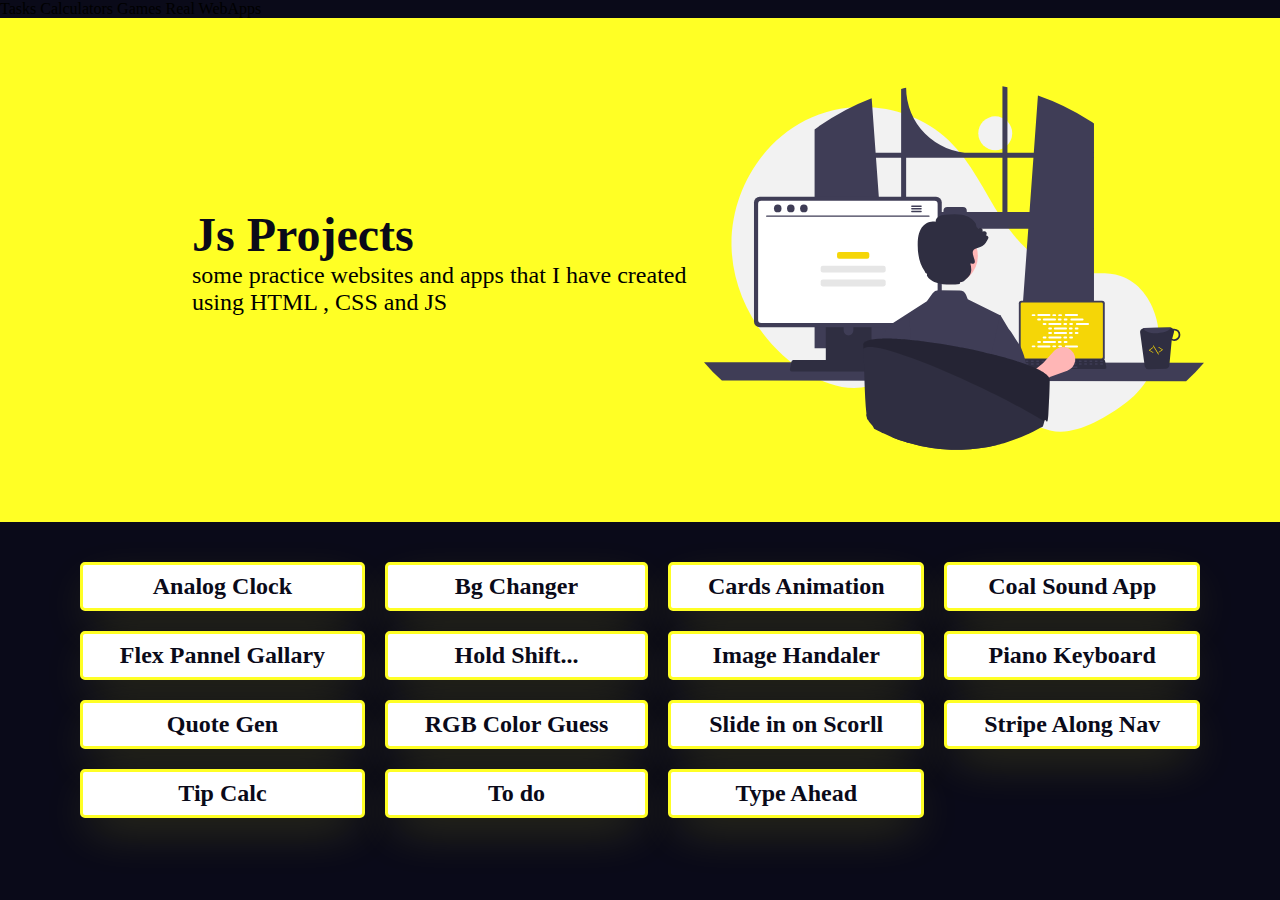
<file: index.html>
<!DOCTYPE html>
<html lang="en">
  <head>
    <meta charset="UTF-8" />
    <meta name="viewport" content="width=device-width, initial-scale=1.0" />
    <link rel="stylesheet" href="./index.css" />
    <title>Document</title>
  </head>
  <body>
    <div class="nav-bar">
      <div class="nav-items">
        <a class="nav-item">Tasks</a>
        <a class="nav-item">Calculators</a>
        <a class="nav-item">Games</a>
        <a class="nav-item">Real WebApps</a>
      </div>
    </div>
    <header>
      <div class="fristCont">
        <img src="./svgImages/headerBg.svg.svg" alt="" />
        <div class="headingCont">
          <h1>Js Projects</h1>
          <p>
            some practice websites and apps that I have created <br />
            using HTML , CSS and JS
          </p>
        </div>
      </div>
    </header>
    <main>
      <ul>
        <a href="./AnalogClock/index.html"><li class="li">Analog Clock</li></a>
        <a href="./bgChanger/index.html"><li class="li">Bg Changer</li></a>
        <a href="./cardsAnimation/index.html"
          ><li class="li">Cards Animation</li></a
        >
        <a href="./coalSoundApp/circles.html"
          ><li class="li">Coal Sound App</li></a
        >
        <a href="./flexPannelGallery/index-FINISHED.html"
          ><li class="li">Flex Pannel Gallary</li></a
        >
        <a href="./Hold Shift and Check Checkboxes/index-START.html"
          ><li class="li">Hold Shift...</li></a
        >
        <a href="./ImageHandaler/index.html"
          ><li class="li">Image Handaler</li></a
        >
        <a href="./pianoKeyboard/index.html"
          ><li class="li">Piano Keyboard</li></a
        >
        <a href="./QuoteGen/index.html"><li class="li">Quote Gen</li></a>
        <a href="./RGBcolorGuess/index.html"
          ><li class="li">RGB Color Guess</li></a
        >
        <a href="./Slide in on Scroll/index-START.html"
          ><li class="li">Slide in on Scorll</li></a
        >
        <a href="./AnalogClock/index.html"
          ><li class="li">Stripe Along Nav</li></a
        >
        <a href="./TipCalc/index.html"><li class="li">Tip Calc</li></a>
        <a href="./To-do/index.html"><li class="li">To do</li></a>
        <a href="./Type Ahead/index-START.html"
          ><li class="li">Type Ahead</li></a
        >
      </ul>
    </main>
  </body>
</html>
</file>
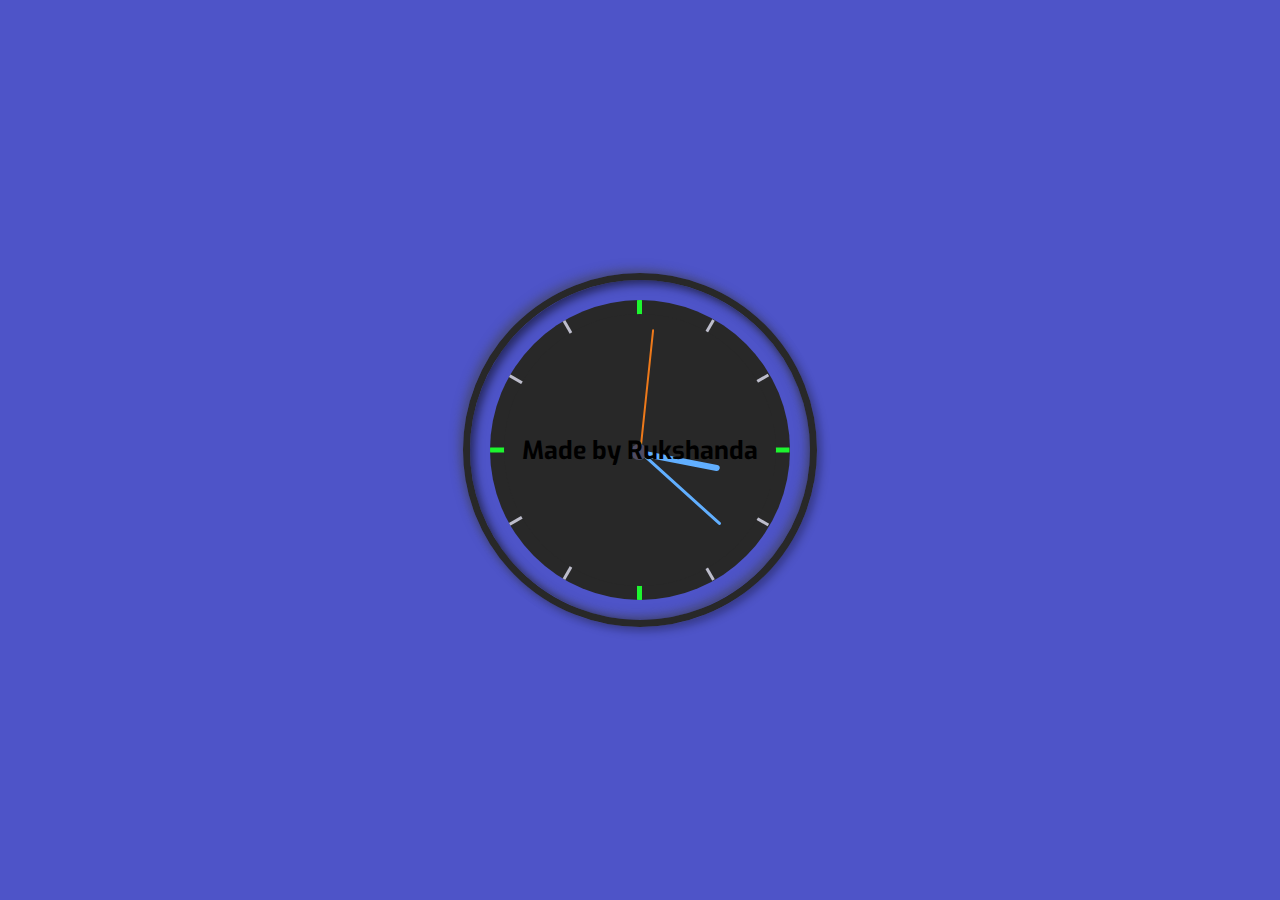
<file: AnalogClock/index.html>
<!DOCTYPE html>
<html lang="en">
<head>
    <meta charset="UTF-8">
    <meta name="viewport" content="width=device-width, initial-scale=1.0">
     <link rel="stylesheet" href="./index.css">
      <link rel="stylesheet" href="./bg.css">

    <title>Document</title>
</head>
<body>

        <div class="context">
            <div class="clock">
                <div class="outer-clock-face">
                    <div class="marking marking-one"></div>
                    <div class="marking marking-two"></div>
                    <div class="marking marking-three"></div>
                    <div class="marking marking-four"></div>
                </div>
                <div class="inner-clock-face">
                    <div class="hand hour-hand"></div>
                    <div class="hand min-hand"></div>
                    <div class="hand second-hand"></div>
                </div>
            </div>
            <h5>Made by Rukshanda </h5>
        </div>
    
    
    <div class="area" >
                <ul class="circles">
                        <li></li>
                        <li></li>
                        <li></li>
                        <li></li>
                        <li></li>
                        <li></li>
                        <li></li>
                        <li></li>
                        <li></li>
                        <li></li>
                </ul>

               
        </div >


       
            <script src="./index.js"></script>

</body>
</html>
</file>
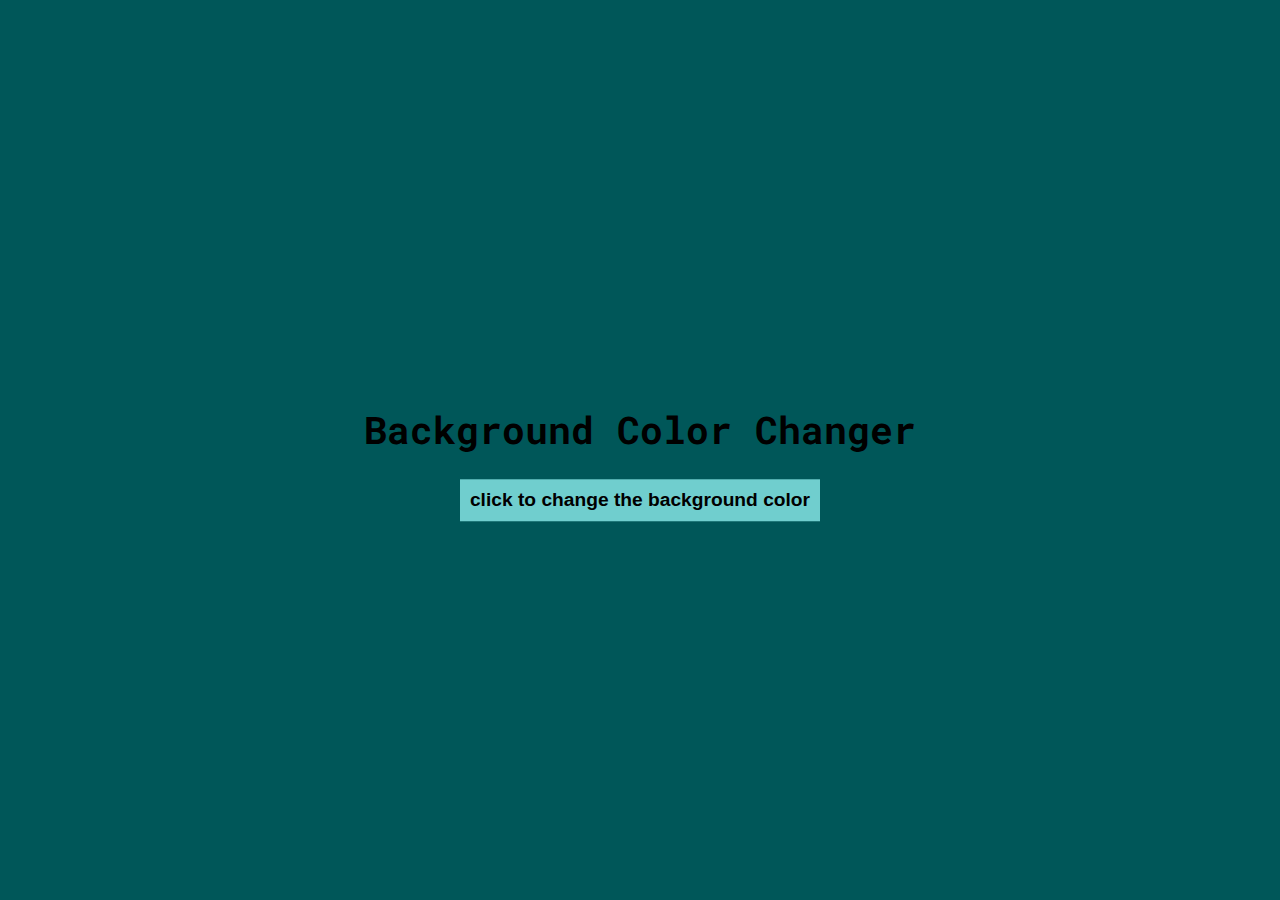
<file: bgChanger/index.html>
<!DOCTYPE html>
<html lang="en">
<head>
    <meta charset="UTF-8">
    <meta name="viewport" content="width=device-width, initial-scale=1.0">
    <link rel="stylesheet" href="./index.css">
    <title>Document</title>
</head>
<body>

    <div class="container">
        <h1>Background Color Changer</h1>
        <button id="colorChange">click to change the background color</button>
    </div>
 
    <script src="./index.js"></script>
</body>
</html>
</file>
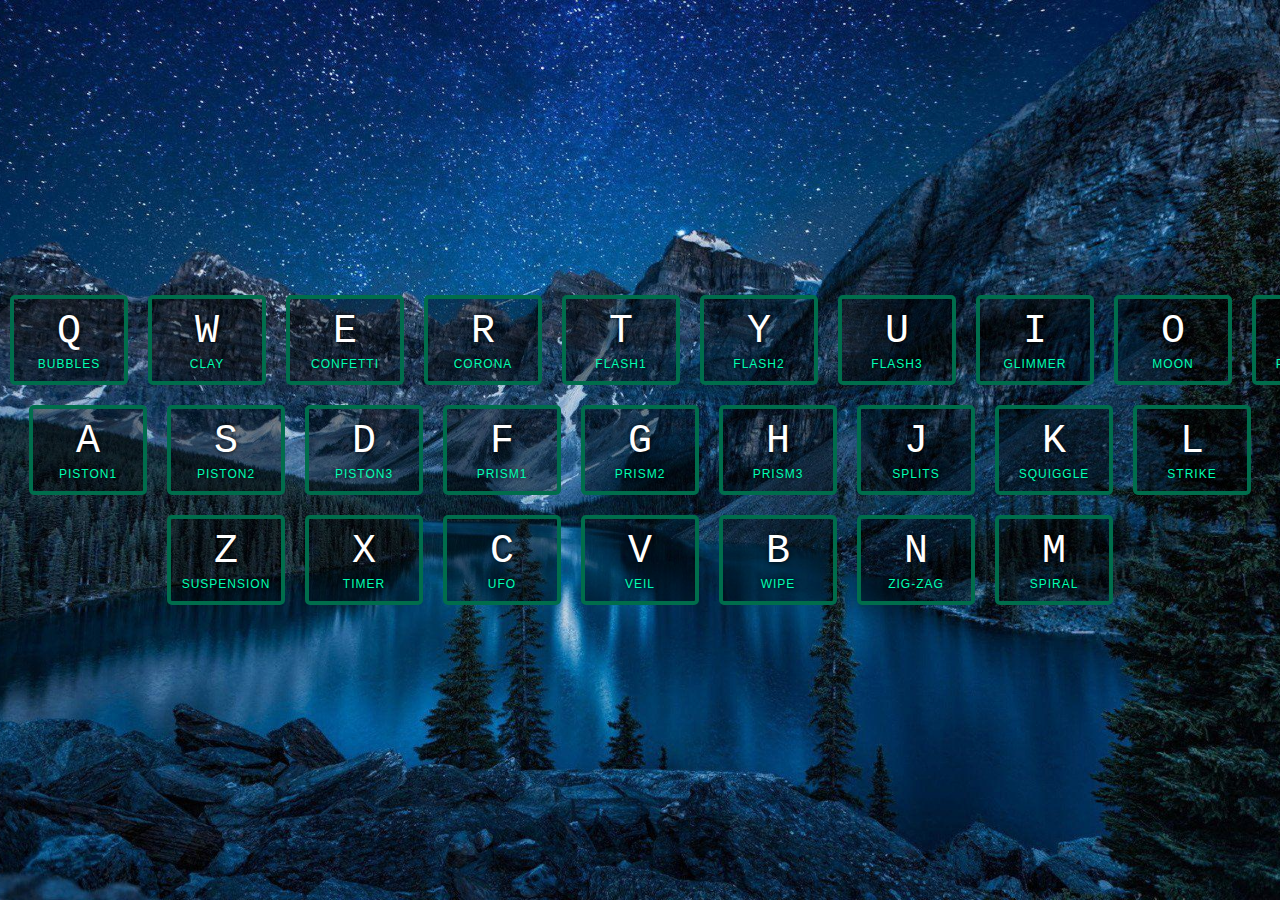
<file: pianoKeyboard/index.html>
<!DOCTYPE html>
<html lang="en">
<head>
  <meta charset="UTF-8">
  <title>JS Music Kit</title>
  <link rel="stylesheet" href="index.css">
</head>
<body>


  <div class="keys" style="display: flex; align-content: center; flex-wrap: wrap; justify-content: space-around;">
 
     <div class="key-1" style="display: flex;">
      <div class="key q">
        <kbd>Q</kbd>
        <span class="sound">bubbles</span>
      </div>
      <div class="key w">
        <kbd>W</kbd>
        <span class="sound">clay</span>
      </div>
      <div class="key e">
        <kbd>E</kbd>
        <span class="sound">confetti</span>
      </div>
      <div class="key r">
        <kbd>R</kbd>
        <span class="sound">corona</span>
      </div>
      <div class="key t">
        <kbd>T</kbd>
        <span class="sound">flash1</span>
      </div>
      <div class="key y">
        <kbd>Y</kbd>
        <span class="sound">flash2</span>
      </div>
      <div class="key u">
        <kbd>U</kbd>
        <span class="sound">flash3</span>
      </div>
      <div class="key i">
        <kbd>I</kbd>
        <span class="sound">glimmer</span>
      </div>
      <div class="key o">
        <kbd>O</kbd>
        <span class="sound">moon</span>
      </div>
        <div class="key p">
          <kbd>P</kbd>
          <span class="sound">pinwheel</span>
        </div>
     </div>
   
    
      
    <div class="key-2" style="display: flex;">
      <div class="key a">
        <kbd>A</kbd>
        <span class="sound">piston1</span>
      </div>
      <div  class="key s">
        <kbd>S</kbd>
        <span class="sound">piston2</span>
      </div>
      <div  class="key d">
        <kbd>D</kbd>
        <span class="sound">piston3</span>
      </div>
      <div   class="key f">
        <kbd>F</kbd>
        <span class="sound">prism1</span>
      </div>
      <div   class="key g">
        <kbd>G</kbd>
        <span class="sound">prism2</span>
      </div>
      <div   class="key h">
        <kbd>H</kbd>
        <span class="sound">prism3</span>
      </div>
      <div   class="key j">
        <kbd>J</kbd>
        <span class="sound">splits</span>
      </div>
      <div  class="key k">
        <kbd>K</kbd>
        <span class="sound">squiggle</span>
      </div>
      <div   class="key l">
        <kbd>L</kbd>
        <span class="sound">strike</span>
      </div>
    </div>

    <!--  -->
    <div class="key-2" style="display: flex;">
      <div class="key z">
        <kbd>Z</kbd>
        <span class="sound">suspension</span>
      </div>
      <div  class="key x">
        <kbd>X</kbd>
        <span class="sound">timer</span>
      </div>
      <div  class="key c">
        <kbd>C</kbd>
        <span class="sound">ufo</span>
      </div>
      <div   class="key v">
        <kbd>V</kbd>
        <span class="sound">veil</span>
      </div>
      <div   class="key b">
        <kbd>B</kbd>
        <span class="sound">wipe</span>
      </div>
      <div   class="key n">
        <kbd>N</kbd>
        <span class="sound">zig-zag</span>
      </div>
      <div   class="key m">
        <kbd>M</kbd>
        <span class="sound">spiral</span>
      </div>

    </div>
    </div>
    <!--  -->
    

 

 <script src="index.js"></script>


</body>
</html>
</file>
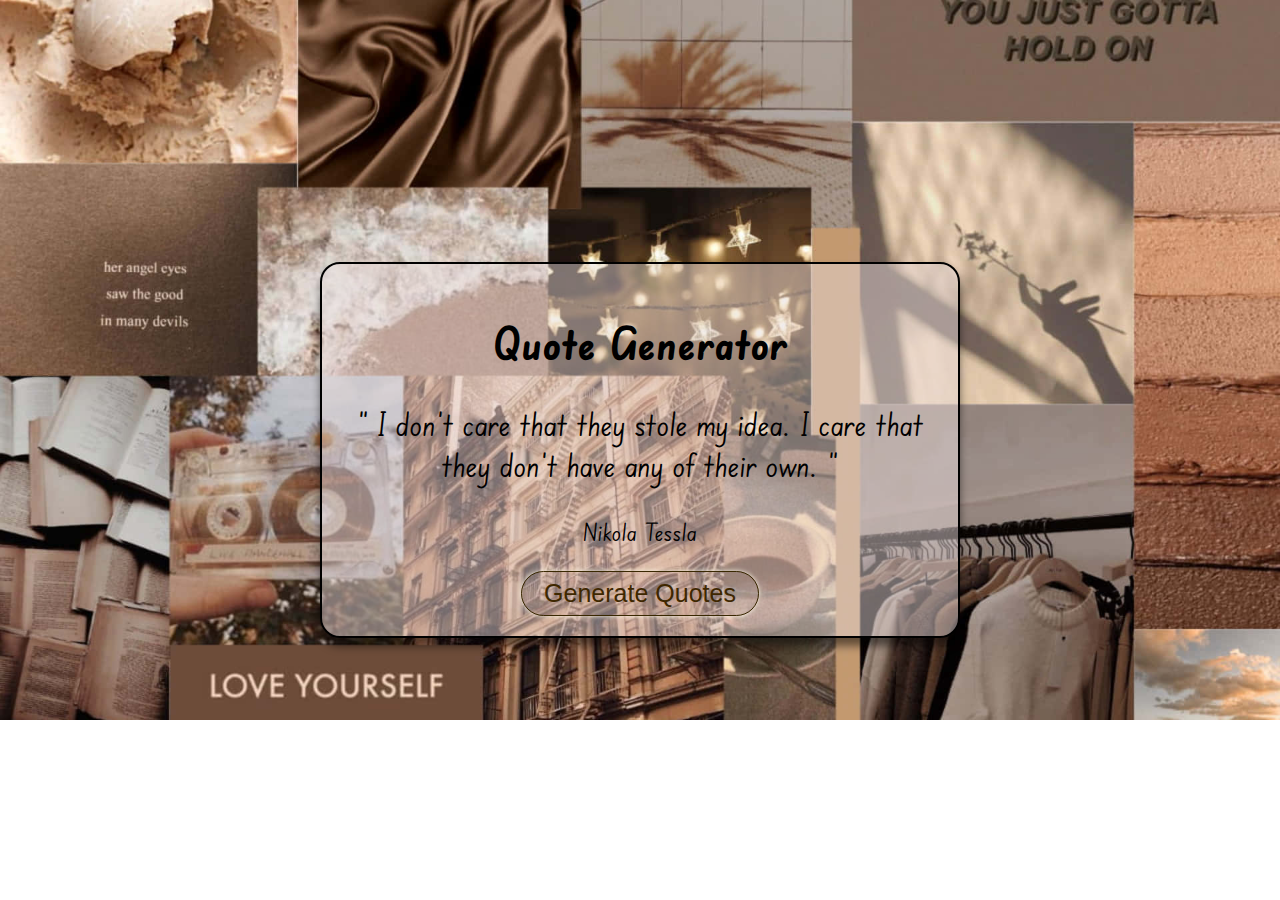
<file: QuoteGen/index.html>
<!DOCTYPE html>
<html lang="en">
<head>
    <meta charset="UTF-8">
    <meta name="viewport" content="width=device-width, initial-scale=1.0">
    <link rel="stylesheet" href="./index.css">
    <title>Document</title>
</head>
<body>
    
     
    <div class="container">
            <h1 class="firstHeading">Quote Generator</h1>
            <h3 class="quote"> " I don't care that they stole my idea. I care that they don't have any of their own. "</h3>
            <p class="author">Nikola Tessla</p>
            <button id="quoteGen">Generate Quotes</button>
        </div>
       
    

    <script src="./index.js"></script>
     
</body>
</html>
</file>
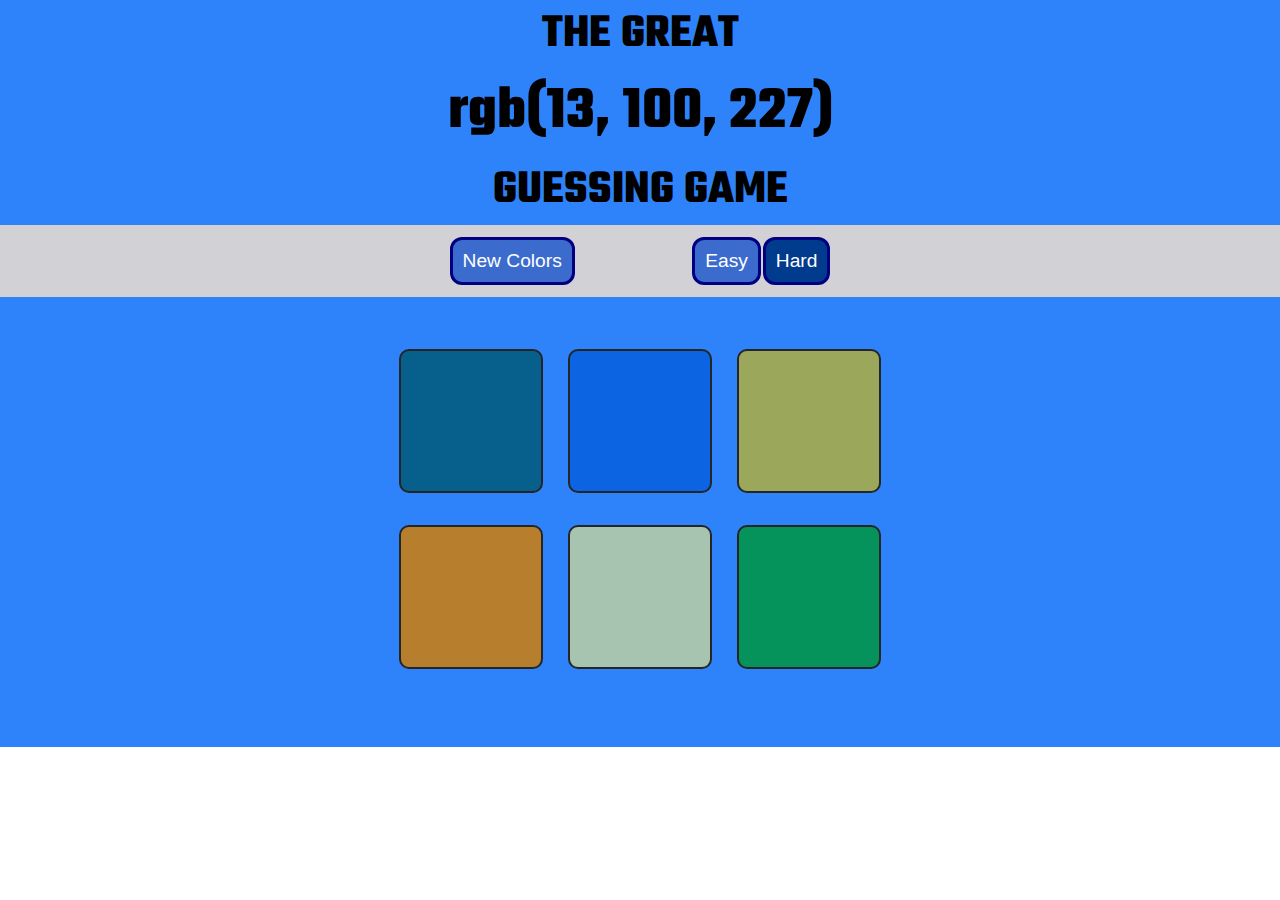
<file: RGBcolorGuess/index.html>
<!DOCTYPE html>
<html lang="en">
<head>
    <meta charset="UTF-8">
    <meta name="viewport" content="width=device-width, initial-scale=1.0">
    <link rel="stylesheet" href="./index.css">
    <title>Document</title>
</head>
<body>
    <header class="header">
        <h3 class="heading-1">
            THE GREAT
        </h3>
        <h1 class="rgb-code">
            RGB(46 , 131 , 250)
        </h1>
        <h3 class="heading-2">
            GUESSING GAME
        </h3>
    </header>
     <div class="center">
        <div class="sub-center">
        <div class="new-color-btn">
           <button class="new-Btn">New Colors</button>
        </div>
        <div class="displayRes">
            
        </div> 
        <div class="buttons-handal">
           <button class="btn">
            <span>Easy</span>
           </button>
           <button class="btn active">
            <span>Hard</span>
           </button>
        </div>
     </div>
    </div>
    <main class="main">
        <div class="color-container">
            <div class="square">
              
            </div>
            <div class="square">
              
            </div>
            <div class="square">
        
            </div>
              
            <div class="square">
        
            </div>
            <div class="square">
            
            </div>
            <div class="square">
               
            </div>
        </div>
    </main>



    <script src="./index.js"></script>
</body>
</html>
</file>
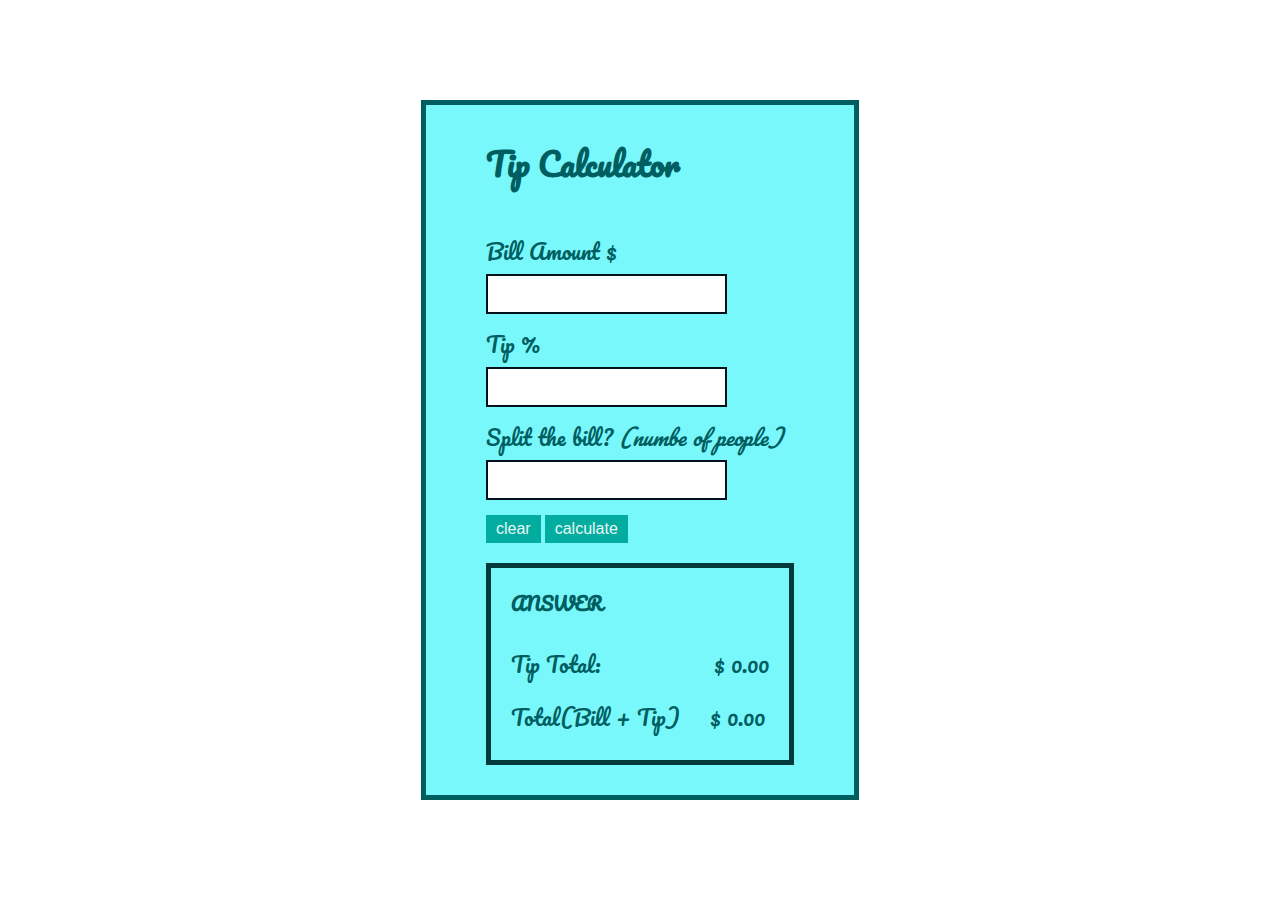
<file: TipCalc/index.html>
<!DOCTYPE html>
<html lang="en">
<head>
  <meta charset="UTF-8">
  <meta http-equiv="X-UA-Compatible" content="IE=edge">
  <meta name="viewport" content="width=device-width, initial-scale=1.0">
  <link rel="stylesheet" href="./index.css">
  <title>Document</title>
</head>
<body>
  
  <div> 
   
    <div class="container">
      <h4> Tip Calculator </h4>
       <div class="top">
      <div class="bill-amount"> 
      <p class="bill-amount--text">
        Bill Amount $
      </p>
       <input type="text" id = "billAmount">
     </div>
    <div class="tip-amount"> 
      <p class="tip-amount--text">
        Tip %
      </p>
       <input type="number" id = "tipAmount">
     </div>
    <div class="people"> 
      <p class="people-text">
        Split the bill?  
        <span><i>(numbe of people)</i></span>
      </p>
       <input type="text" id = "people">
     </div>
  </div>
    
    
    <div class="middel">
      <button onclick= "clearInput()">
        clear
      </button>
      <button id="calculate">
        calculate
      </button>
  </div>
     
    <div class="answer">
       <h5>ANSWER</h5>
        <p>Tip Total:   &nbsp;  &nbsp;  &nbsp;  &nbsp;  &nbsp;  &nbsp;  &nbsp;  &nbsp;  &nbsp; <span id="tipMoney"> $ 0.00 </span> </p> 
         <p>Total(Bill + Tip) &nbsp;  &nbsp; <span id="totalMoney"> $ 0.00 </span> </p>
   </div>
   
    </div>
    
    
    </div>
   
   
    <script src="./index.js"></script> 

</body>
</html>
</file>
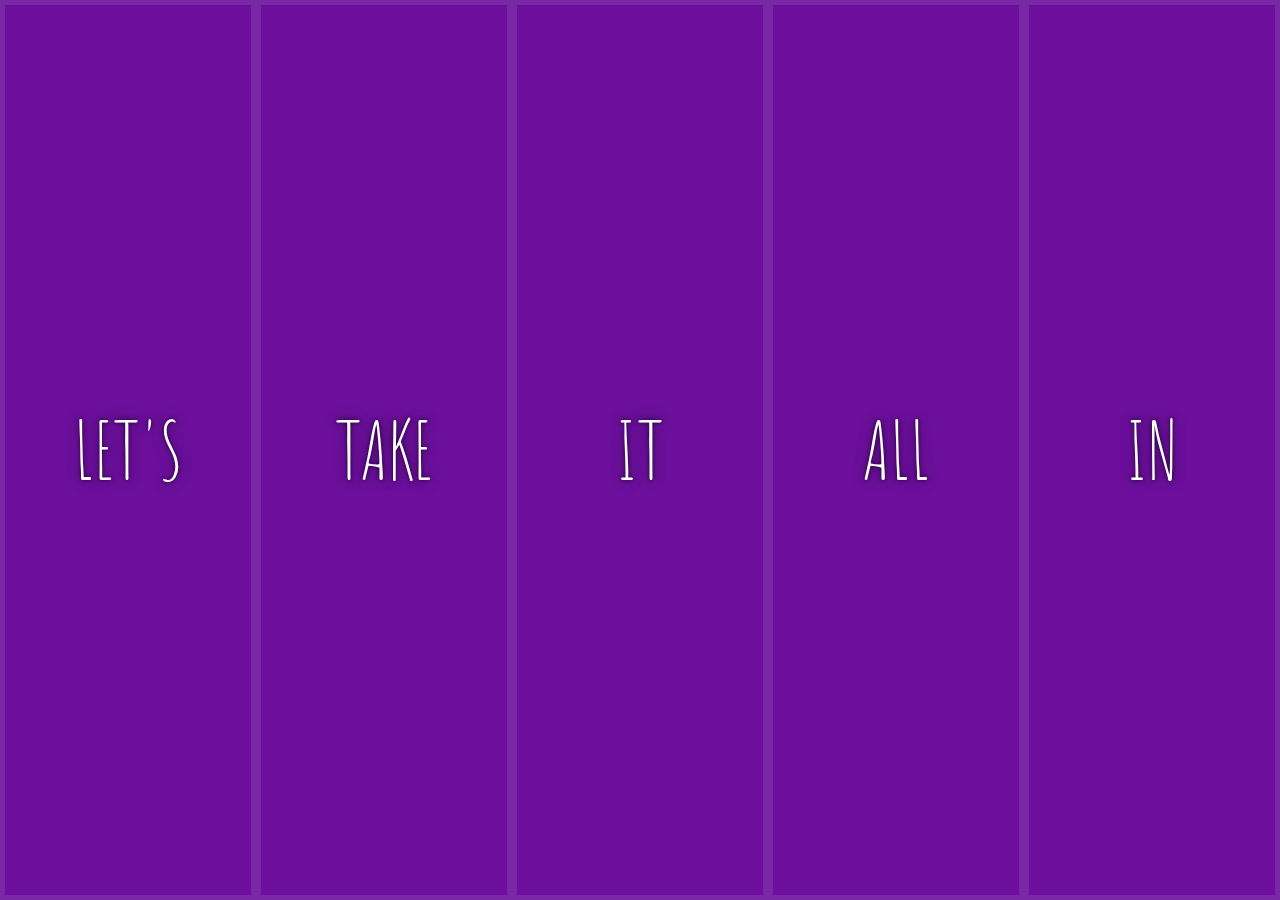
<file: flexPannelGallery/index-FINISHED.html>
<!DOCTYPE html>
<html lang="en">
<head>
  <meta charset="UTF-8">
  <title>Flex Panels 💪</title>
  <link href='https://fonts.googleapis.com/css?family=Amatic+SC' rel='stylesheet' type='text/css'>
</head>
<body>
  <style>
    html {
      box-sizing: border-box;
      background: #ffc600;
      font-family: 'helvetica neue';
      font-size: 20px;
      font-weight: 200;
    }
    
    body {
      margin: 0;
    }
    
    *, *:before, *:after {
      box-sizing: inherit;
    }

    .panels {
      min-height: 100vh;
      overflow: hidden;
      display: flex;
    }

    .panel {
      background: #6B0F9C;
      box-shadow: inset 0 0 0 5px rgba(255,255,255,0.1);
      color: white;
      text-align: center;
      align-items: center;
      /* Safari transitionend event.propertyName === flex */
      /* Chrome + FF transitionend event.propertyName === flex-grow */
      transition:
        font-size 0.7s cubic-bezier(0.61,-0.19, 0.7,-0.11),
        flex 0.7s cubic-bezier(0.61,-0.19, 0.7,-0.11),
        background 0.2s;
      font-size: 20px;
      background-size: cover;
      background-position: center;
      flex: 1;
      justify-content: center;
      display: flex;
      flex-direction: column;
    }

    .panel1 { background-image:url(https://source.unsplash.com/gYl-UtwNg_I/1500x1500); }
    .panel2 { background-image:url(https://source.unsplash.com/rFKUFzjPYiQ/1500x1500); }
    .panel3 { background-image:url(https://images.unsplash.com/photo-1465188162913-8fb5709d6d57?ixlib=rb-0.3.5&q=80&fm=jpg&crop=faces&cs=tinysrgb&w=1500&h=1500&fit=crop&s=967e8a713a4e395260793fc8c802901d); }
    .panel4 { background-image:url(https://source.unsplash.com/ITjiVXcwVng/1500x1500); }
    .panel5 { background-image:url(https://source.unsplash.com/3MNzGlQM7qs/1500x1500); }

    /* Flex Items */
    .panel > * {
      margin: 0;
      width: 100%;
      transition: transform 0.5s;
      flex: 1 0 auto;
      display: flex;
      justify-content: center;
      align-items: center;
    }

    .panel > *:first-child { transform: translateY(-100%); }
    .panel.open-active > *:first-child { transform: translateY(0); }
    .panel > *:last-child { transform: translateY(100%); }
    .panel.open-active > *:last-child { transform: translateY(0); }

    .panel p {
      text-transform: uppercase;
      font-family: 'Amatic SC', cursive;
      text-shadow: 0 0 4px rgba(0, 0, 0, 0.72), 0 0 14px rgba(0, 0, 0, 0.45);
      font-size: 2em;
    }
    
    .panel p:nth-child(2) {
      font-size: 4em;
    }

    .panel.open {
      flex: 5;
      font-size: 40px;
    }
    
    @media only screen and (max-width: 600px) {
      .panel p {
        font-size: 1em;
      }
    }
  </style>


  <div class="panels">
    <div class="panel panel1">
      <p>Hey</p>
      <p>Let's</p>
      <p>Dance</p>
    </div>
    <div class="panel panel2">
      <p>Give</p>
      <p>Take</p>
      <p>Receive</p>
    </div>
    <div class="panel panel3">
      <p>Experience</p>
      <p>It</p>
      <p>Today</p>
    </div>
    <div class="panel panel4">
      <p>Give</p>
      <p>All</p>
      <p>You can</p>
    </div>
    <div class="panel panel5">
      <p>Life</p>
      <p>In</p>
      <p>Motion</p>
    </div>
  </div>


  <script src="./index.js"></script>

  

</body>
</html>
</file>
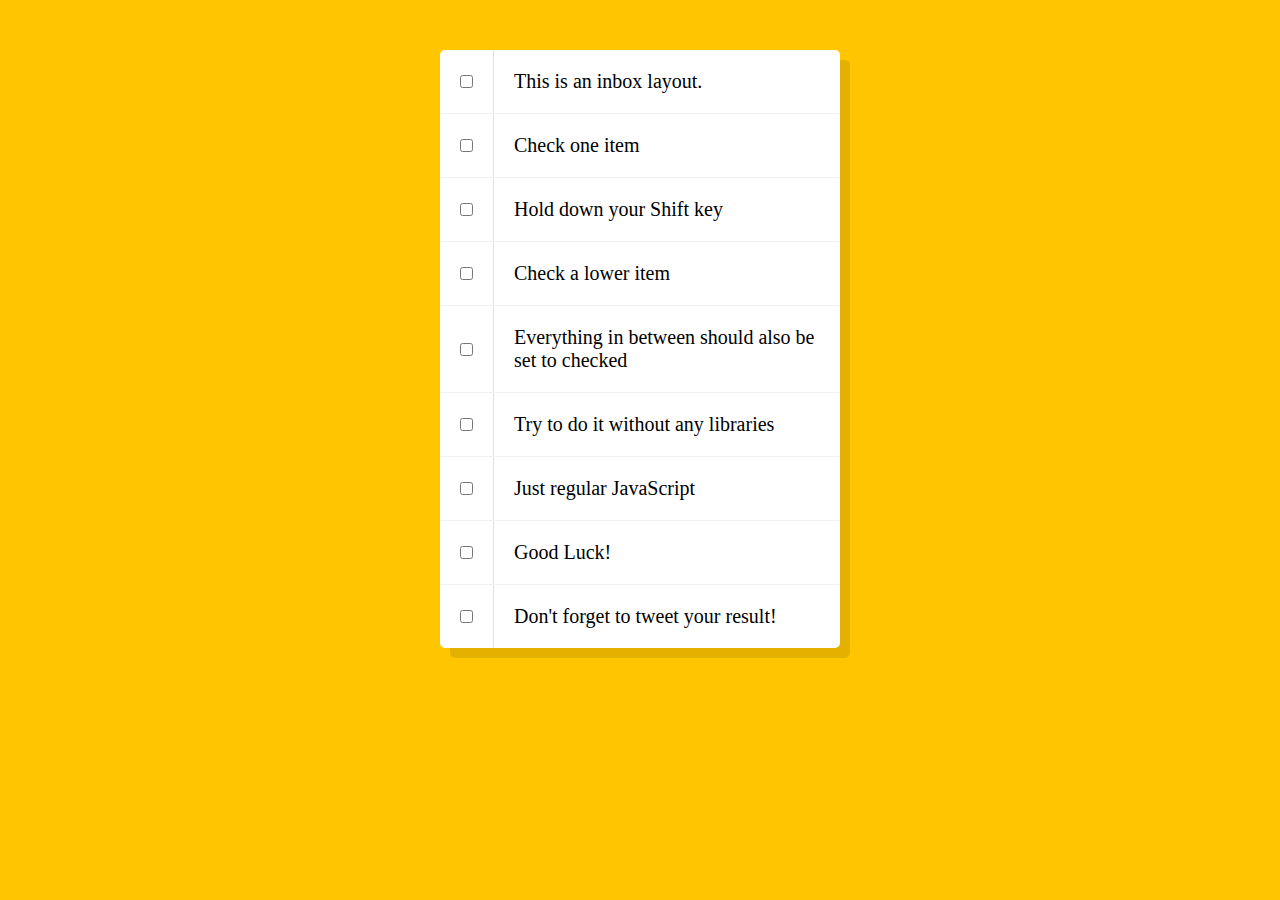
<file: Hold Shift and Check Checkboxes/index-START.html>
<!DOCTYPE html>
<html lang="en">
<head>
  <meta charset="UTF-8">
  <title>Hold Shift to Check Multiple Checkboxes</title>
</head>
<body>
  <style>

    html {
      font-family: sans-serif;
      background: #ffc600;
    }

    .inbox {
      max-width: 400px;
      margin: 50px auto;
      background: white;
      border-radius: 5px;
      box-shadow: 10px 10px 0 rgba(0,0,0,0.1);
    }

    .item {
      display: flex;
      align-items: center;
      border-bottom: 1px solid #F1F1F1;
    }

    .item:last-child {
      border-bottom: 0;
    }

    input:checked + p {
      background: #F9F9F9;
      text-decoration: line-through;
    }

    input[type="checkbox"] {
      margin: 20px;
    }

    p {
      margin: 0;
      padding: 20px;
      transition: background 0.2s;
      flex: 1;
      font-family:'helvetica neue';
      font-size: 20px;
      font-weight: 200;
      border-left: 1px solid #D1E2FF;
    }
  </style>
   <!--
   The following is a common layout you would see in an email client.

   When a user clicks a checkbox, holds Shift, and then clicks another checkbox a few rows down, all the checkboxes inbetween those two checkboxes should be checked.

  -->
  <div class="inbox">
    <div class="item">
      <input type="checkbox">
      <p>This is an inbox layout.</p>
    </div>
    <div class="item">
      <input type="checkbox">
      <p>Check one item</p>
    </div>
    <div class="item">
      <input type="checkbox">
      <p>Hold down your Shift key</p>
    </div>
    <div class="item">
      <input type="checkbox">
      <p>Check a lower item</p>
    </div>
    <div class="item">
      <input type="checkbox">
      <p>Everything in between should also be set to checked</p>
    </div>
    <div class="item">
      <input type="checkbox">
      <p>Try to do it without any libraries</p>
    </div>
    <div class="item">
      <input type="checkbox">
      <p>Just regular JavaScript</p>
    </div>
    <div class="item">
      <input type="checkbox">
      <p>Good Luck!</p>
    </div>
    <div class="item">
      <input type="checkbox">
      <p>Don't forget to tweet your result!</p>
    </div>
  </div>

<script>

  var checkboxes = document.querySelectorAll('input');
  // // checkboxes.forEach(el => {
  // //   el.addEventListener("keypress" , function(event){
  // //     if(event.keyCode === 16){
  // //       this.checkboxes.setatribute("input:checked + p")
  // //     }
  // //   })
     
  // })
  const checks = document.querySelectorAll('.inbox input[type="checkbox"]');

 
  let lastChecked;// the last item that user has checked
 // fn for haneling the shift key
 // defien the lastchecked 
 

 // if shiftkey or the checkbox is checked

  function handelFn(e) {
    // if user press the shiftKey as well as there is any item pressed
    if(e.shiftKey && this.checked){
    // inBetween is going to be false initaily
      let inBetween = false;
      // loop over the checkbox array 
      checks.forEach(el => {
        // then check if the checkbox is the checked one and the last one
        // if the current el is equal to the el and el is equal to the lastchecked
        if(el === this || el === lastChecked){
          // then we want the opposite of the inBetween it means are there anything pressent in between the folloing condion
          inBetween = !inBetween
        }
        // now if inBetween is true than we want the current elements to be checked
        if(inBetween){
          el.checked = true;
        }
      })
    }
    // and in the last the lastChecked is going to be equal to the input checked
    lastChecked = this;
  }
  

  checks.forEach(el => {
    el.addEventListener("click" , handelFn)
  })




</script>
</body>
</html>
</file>
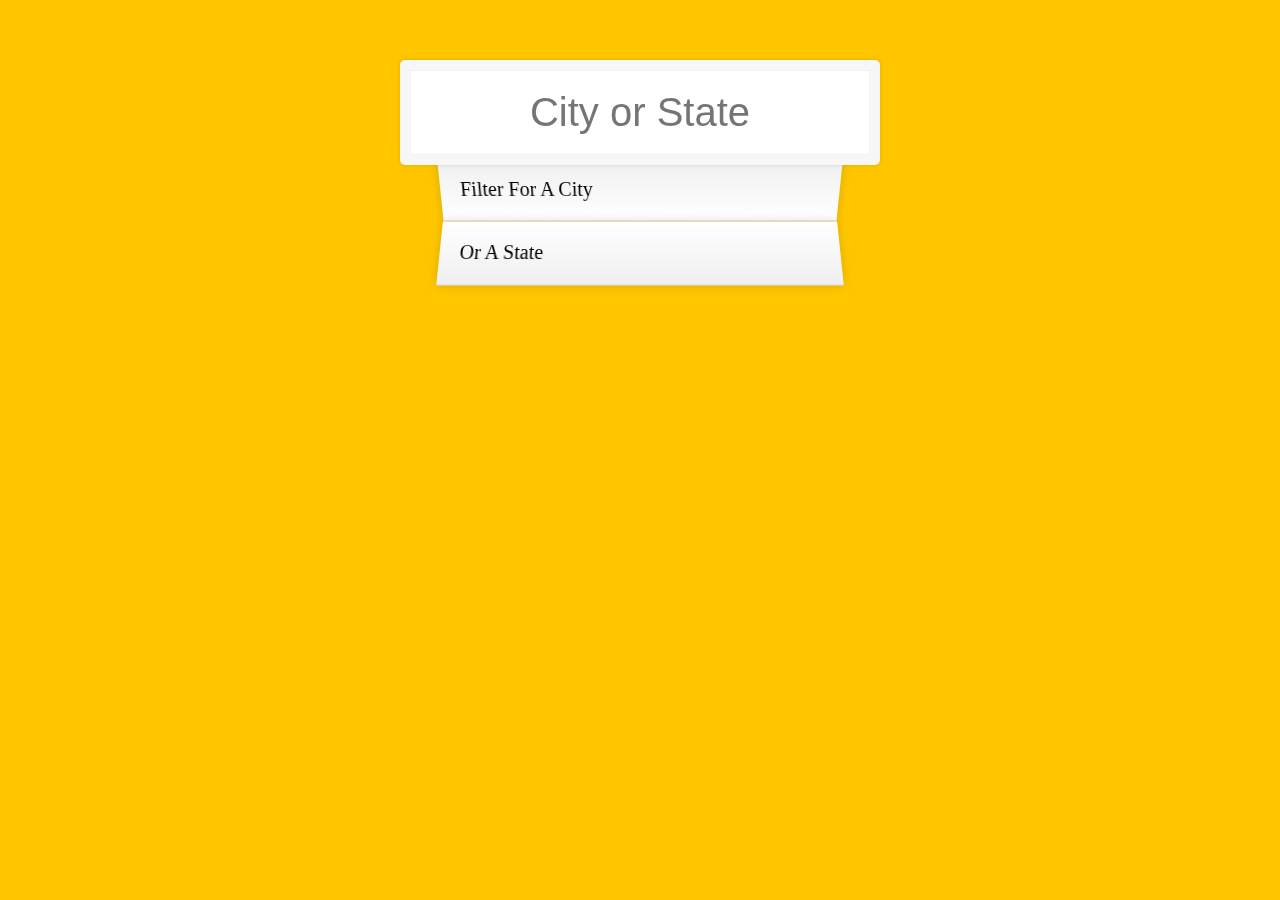
<file: Type Ahead/index-START.html>
<!DOCTYPE html>
<html lang="en">
<head>
  <meta charset="UTF-8">
  <title>Type Ahead 👀</title>
  <link rel="stylesheet" href="style.css">
</head>
<body>

  <form class="search-form">
    <input type="text" class="search" placeholder="City or State">
    <ul class="suggestions">
      <li>Filter for a city</li>
      <li>or a state</li>
    </ul>
  </form>
<script>
const endpoint = 'https://gist.githubusercontent.com/Miserlou/c5cd8364bf9b2420bb29/raw/2bf258763cdddd704f8ffd3ea9a3e81d25e2c6f6/cities.json';

const cities = [];
fetch(endpoint).then(bolb => bolb.json()).then(data => cities.push(...data));
 
function numberWithCommas(x) {
  return x.toString().replace(/\B(?=(\d{3})+(?!\d))/g, ',');
}

  function findMatches(wordToMatch , cities) { 
       return cities.filter(place => {

        const regex = new RegExp(wordToMatch , "gi");
        return place.city.match(regex) || place.state.match(regex)
       })
  }

  function displayResult (){
    const matchWord = findMatches(this.value , cities);
     const html = matchWord.map(place => {
       const regex = new RegExp(this.value , "gi");
       const cityName = place.city.replace(regex, `<span class="hl">${this.value}</span>`);
       const stateName = place.state.replace(regex, `<span class="hl">${this.value}</span>`);

      return ` 
      <li>
        <span class="name">${cityName}, ${stateName}</span>
        <span class="population">${numberWithCommas(place.population)}</span>
      </li>
      `
    }).join("")
      suggestions.innerHTML = html;
  }
  const searInput = document.querySelector(".search");
  const suggestions = document.querySelector(".suggestions");

  searInput.addEventListener("change" , displayResult);
  searInput.addEventListener("keyup" , displayResult);

</script>
</body>
</html>
</file>
<file: index.css>
*{
    margin: 0;
    padding: 0;
    box-sizing: border-box;
}

/* Global classe */


body{
    background-color: rgb(10, 10, 25);
}


header{
    background-color: rgb(255, 255, 37);
 
}

img { 
    width: 500px;
    height:500px;
      
     margin-left: 55%;
}
a{

}
.firstCont{
    position: relative;
}

.headingCont{
    position: absolute;
    top: 23%;
    left: 15%;
 
}


h1{
    font-size: 3rem;
    color: rgb(10, 10, 25);
}
p{
    font-size: 1.5rem;
}
ul{
     
    display: grid;
    grid-template-columns: auto auto auto auto;
    gap: 20px;
    width: 100%;
}

li{
    color: rgb(10, 10, 25);
    font-size: 1.5rem;
    background-color: rgb(255, 255, 255);
    font-weight: bold;
    text-align: center;
    padding: 8px 5px;
    border-radius: 5px;
    border: rgb(255, 255, 37) solid 3px;
    box-shadow: rgba(255, 255, 37, 0.2) 0px 18px 50px -10px;}

a{
    list-style: none;
    color: none;
    text-decoration: none;
}

main{
    display: flex;
    justify-content: center;
    align-items: center;
    padding: 40px 80px;
}
</file>
<file: AnalogClock/index.css>
html {
 
    text-align: center;
    font-size: 10px;
  }
  
 
  
  .clock {
    width: 30rem;
    height: 30rem;
    padding: 2rem;
    border: 7px solid #282828;
    box-shadow: -4px -4px 10px rgba(67,67,67,0.5),
                  inset 4px 4px 10px rgba(0,0,0,0.5),
                  inset -4px -4px 10px rgba(67,67,67,0.5),
                  4px 4px 10px rgba(0,0,0,0.3);
    border-radius: 50%;
    position: absolute;
  top: 50%;
  left: 50%;
  transform: translate(-50%, -50%);
  text-align: center;
  
  }

  .outer-clock-face {
    position: relative;
    background: #282828;
    overflow: hidden;
    width: 100%;
    height: 100%;
    border-radius: 100%;
  }
  
  .outer-clock-face::after {
    -webkit-transform: rotate(90deg);
    -moz-transform: rotate(90deg);
    transform: rotate(90deg)
  }
  
  .outer-clock-face::after,
  .outer-clock-face::before,
  .outer-clock-face .marking{
    content: '';
    position: absolute;
    width: 5px;
    height: 100%;
    background: #1df52f;
    z-index: 0;
    left: 49%;
  }


  .outer-clock-face .marking {
    background: #bdbdcb;
    width: 3px;
  }
  
  .outer-clock-face .marking.marking-one {
    -webkit-transform: rotate(30deg);
    -moz-transform: rotate(30deg);
    transform: rotate(30deg)
  }
  
  .outer-clock-face .marking.marking-two {
    -webkit-transform: rotate(60deg);
    -moz-transform: rotate(60deg);
    transform: rotate(60deg)
  }
  
  .outer-clock-face .marking.marking-three {
    -webkit-transform: rotate(120deg);
    -moz-transform: rotate(120deg);
    transform: rotate(120deg)
  }
  
  .outer-clock-face .marking.marking-four {
    -webkit-transform: rotate(150deg);
    -moz-transform: rotate(150deg);
    transform: rotate(150deg)
  }

  
  .inner-clock-face {
    position: absolute;
    top: 10%;
    left: 10%;
    width: 80%;
    height: 80%;
    background: #282828;
    -webkit-border-radius: 100%;
    -moz-border-radius: 100%;
    border-radius: 100%;
    z-index: 1;
  }
  
  .inner-clock-face::before {
    content: '';
    position: absolute;
    top: 50%;
    left: 50%;
    width: 16px;
    height: 16px;
    border-radius: 18px;
    margin-left: -9px;
    margin-top: -6px;
    background: #4d4b63;
    z-index: 11;
  }

  
  .hand {
    width: 50%;
    right: 50%;
    height: 6px;
    background: #61afff;
    position: absolute;
    top: 50%;
    border-radius: 6px;
    transform-origin: 100%;
    transform: rotate(90deg);
    transition-timing-function: cubic-bezier(0.1, 2.7, 0.58, 1);
  }
  
  .hand.hour-hand {
    width: 30%;
    z-index: 3;
  }
  
  .hand.min-hand {
    height: 3px;
    z-index: 10;
    width: 40%;
  }
  
  .hand.second-hand {
    background: #ee791a;
    width: 45%;
    height: 2px;
  }
  
 h5 { 
  position: absolute;
  top: 50%;
  left: 50%;
  transform: translate(-50%, -50%);
  text-align: center;
  font-size: 2.5rem;

   
 }
</file>
<file: AnalogClock/bg.css>
@import url('https://fonts.googleapis.com/css?family=Exo:400,700');

*{
    margin: 0px;
    padding: 0px;
}

body{
    font-family: 'Exo', sans-serif;
}


.context {
    width: 100%;
    position: absolute;
    top:50vh;
    
}
 


.area{
    background: #4e54c8;  
    background: -webkit-linear-gradient(to left, #8f94fb, #4e54c8);  
    width: 100%;
    height:100vh;
    
   
}

.circles{
    position: absolute;
    top: 0;
    left: 0;
    width: 100%;
    height: 100%;
    overflow: hidden;
}

.circles li{
    position: absolute;
    display: block;
    list-style: none;
    width: 20px;
    height: 20px;
    background: rgba(255, 255, 255, 0.2);
    animation: animate 25s linear infinite;
    bottom: -150px;
    
}

.circles li:nth-child(1){
    left: 25%;
    width: 80px;
    height: 80px;
    animation-delay: 0s;
}


.circles li:nth-child(2){
    left: 10%;
    width: 20px;
    height: 20px;
    animation-delay: 2s;
    animation-duration: 12s;
}

.circles li:nth-child(3){
    left: 70%;
    width: 20px;
    height: 20px;
    animation-delay: 4s;
}

.circles li:nth-child(4){
    left: 40%;
    width: 60px;
    height: 60px;
    animation-delay: 0s;
    animation-duration: 18s;
}

.circles li:nth-child(5){
    left: 65%;
    width: 20px;
    height: 20px;
    animation-delay: 0s;
}

.circles li:nth-child(6){
    left: 75%;
    width: 110px;
    height: 110px;
    animation-delay: 3s;
}

.circles li:nth-child(7){
    left: 35%;
    width: 150px;
    height: 150px;
    animation-delay: 7s;
}

.circles li:nth-child(8){
    left: 50%;
    width: 25px;
    height: 25px;
    animation-delay: 15s;
    animation-duration: 45s;
}

.circles li:nth-child(9){
    left: 20%;
    width: 15px;
    height: 15px;
    animation-delay: 2s;
    animation-duration: 35s;
}

.circles li:nth-child(10){
    left: 85%;
    width: 150px;
    height: 150px;
    animation-delay: 0s;
    animation-duration: 11s;
}



@keyframes animate {

    0%{
        transform: translateY(0) rotate(0deg);
        opacity: 1;
        border-radius: 0;
    }

    100%{
        transform: translateY(-1000px) rotate(720deg);
        opacity: 0;
        border-radius: 50%;
    }

}
</file>
<file: bgChanger/index.css>
@import url('https://fonts.googleapis.com/css2?family=Roboto+Mono:wght@500&display=swap');
body {
    background-color: rgb(0, 87, 89);
}

.container {
    position: absolute;
  top: 50%;
  left: 50%;
  transform: translate(-50%, -50%);
  text-align: center;
  font-family: 'Roboto Mono', monospace;
}
button {
    padding: 10px;
    background-color: rgb(112, 206, 206);
    border: none;
    font-weight: bold;
    font-size: 1.2rem;
}

h1{
    font-size: 2.4rem;
}
</file>
<file: pianoKeyboard/index.css>
html {
    font-size: 10px;
    background: url("./bg.jpg") bottom center;
    background-size: cover;
    background-repeat: no-repeat;
  }
  
  body,html {
    margin: 0;
    padding: 0;
    font-family: sans-serif;
  }
  
  .keys {
    display: flex;
    flex: 1;
    min-height: 100vh;
    align-items: center;
    justify-content: center;
  }
  
  .key {
    border: .4rem solid rgb(0, 109, 76);
    border-radius: .5rem;
    margin: 1rem;
    font-size: 1.5rem;
    padding: 1rem .5rem;
    transition: all .07s ease;
    width: 10rem;
    text-align: center;
    color: white;
    background: rgba(0,0,0,0.4);
    text-shadow: 0 0 .5rem black;
  }
  
  .playing {
    transform: scale(1.1);
    border-color: #00ffb3;
    box-shadow: 0 0 1rem #00ffb3;
  }
  
  kbd {
    display: block;
    font-size: 4rem;
  }
  
  .sound {
    font-size: 1.2rem;
    text-transform: uppercase;
    letter-spacing: .1rem;
    color: #00ffb3;
  }
</file>
<file: QuoteGen/index.css>
@import url('https://fonts.googleapis.com/css2?family=Edu+SA+Beginner:wght@500;600;700bubbly-buttondisplay=swap');

body{
    background-image: url('bg.jpg');
    background-repeat: no-repeat;
    background-size: cover;
    width: 100vw;
    opacity: 1;
    font-family: 'Edu SA Beginner', cursive;
} 

.container {
   
    background-color: rgba(231, 220, 220, 0.475);
    padding: 20px;
    position: absolute;
    top: 50%;
    left: 50%;
    transform: translate(-50%, -50%);
    border: 2px solid black;
    box-shadow:  0 8px 8px rgba(0,0,0,0.5);
    border-radius: 20px;
    text-align: center;
}

h1{
 font-weight: 700;
 font-size: 2.8rem;
}

h3{
 font-weight: 400;
 font-size: 2rem;
}

p{
   font-weight: 300;
   font-size: 1.5rem;
}



 
button{
    margin:auto;
    padding:7px 20px;
    background:transparent;
    color:#3e2700;
    border:1px solid #382700;
    box-shadow: 0 0 5px #fffae9;
    border-radius:2rem;
    width:40%;
    display: block;
    font-size:25px;
    font-weight: 500;
}
button:hover{
    background:linear-gradient(90deg,rgb(233, 183, 83),rgb(154, 93, 1),rgb(128, 75, 0));
    color:#262626;
    box-shadow: 0 0 15px rgb(197, 135, 34);
    transition:0.8s;
    -webkit-transition:0.8s;
}
</file>
<file: RGBcolorGuess/index.css>
@import url('https://fonts.googleapis.com/css2?family=Teko:wght@300;400;500&display=swap');
*{
    margin: 0;
    padding: 0;
    box-sizing: border-box;
}
body{

    font-family: 'Teko', sans-serif;
    text-align: center;
}

/* Header-------------------------------------------- */
header {
    background-color:  rgb(46 , 131 , 250);
}

.heading-1{
  font-size: 3rem;
}
.heading-2{
  font-size: 3rem;
}

.rgb-code{
  font-size: 3.8rem;
}

/* Center-------------------------------------------- */
.center{
    display: flex;
    background-color: rgb(210, 209, 214);
    padding: 12px;
    align-items: center;
    justify-content: center;
}

.sub-center{
    width: 35%;
    display: flex;
    justify-content: space-around;
}

.new-Btn , .btn{
   
    background-color: rgb(59, 108, 205);
    padding: 10px;
    color: white;
    border: none;
    -webkit-perspective: none;
    border-radius: 12px;
    font-size: 1.2rem;
    border: 3px solid navy;

}

.displayRes {
    font-size: 2rem;
}

/* Main-------------------------------------------- */


main {
 
    background-color:rgb(46 , 131 , 250);
    height: 450px;
 
 
}
.color-container{
    display: flex;
     width: 506px !important;
    justify-content: center;
    align-items: center;
    padding-top: 20px;
    margin: auto;
    flex-wrap: wrap;
    justify-content: space-around;
}

.square{
 padding: 70px;
 /* background-color: rgb(163, 163, 163); */
 margin-top: 2rem;
 border-radius: 10px;
 border: 2px solid rgb(37, 37, 37);
}

 .active {
    background-color:  rgb(0, 59, 141);
}
</file>
<file: TipCalc/index.css>
@import url('https://fonts.googleapis.com/css2?family=Pacifico&display=swap');
*{margin : 0; 
  padding : 0;}
 
body {
  background-image : url('https://img.freepik.com/free-vector/gradient-blue-dynamic-lines-background_23-2148995926.jpg');
  background-repeat : no-repeat;
  background-size : cover;
  width : 100vw;
  height : 100vh;
}

.container { 
  background-color: #79f8fc;
  font-family: 'Pacifico', cursive;
  border: 5px solid;
  position: absolute;
  top: 50%;
  left: 50%;
  transform: translate(-50%, -50%);
  padding: 30px 60px 30px 60px;
  color : #005e61;
 }

 
h4 {
  font-size : 2rem;
  padding-bottom : 30px;
}

.answer { 
  border : 5px solid #023b3a;
  margin-top : 15px;
  padding : 20px;
 }

h5{
  padding-bottom : 15px;
  font-size : 18px;
}

p { 
font-size : 1.3rem;
  padding-top : 12px;
  padding-bottom : 5px;
}

input {
  padding : 8px;
  border : solid 2px #00121c;
  color : #00121c;
  -webkit-appearance: none;
  outline : none;
  font-size : 17px;
}


button {
  background-color: #02ad9f;
  padding : 5px 10px 5px 10px;
  margin : 15px 0px 5px 0px;
  border : none;
  font-size : 16px;
  color : #e9f7f6;
}
</file>
<file: Type Ahead/style.css>
html {
  box-sizing: border-box;
  background: #ffc600;
  font-family: 'helvetica neue';
  font-size: 20px;
  font-weight: 200;
}

*, *:before, *:after {
  box-sizing: inherit;
}

input {
  width: 100%;
  padding: 20px;
}

.search-form {
  max-width: 400px;
  margin: 50px auto;
}

input.search {
  margin: 0;
  text-align: center;
  outline: 0;
  border: 10px solid #F7F7F7;
  width: 120%;
  left: -10%;
  position: relative;
  top: 10px;
  z-index: 2;
  border-radius: 5px;
  font-size: 40px;
  box-shadow: 0 0 5px rgba(0, 0, 0, 0.12), inset 0 0 2px rgba(0, 0, 0, 0.19);
}

.suggestions {
  margin: 0;
  padding: 0;
  position: relative;
  /*perspective: 20px;*/
}

.suggestions li {
  background: white;
  list-style: none;
  border-bottom: 1px solid #D8D8D8;
  box-shadow: 0 0 10px rgba(0, 0, 0, 0.14);
  margin: 0;
  padding: 20px;
  transition: background 0.2s;
  display: flex;
  justify-content: space-between;
  text-transform: capitalize;
}

.suggestions li:nth-child(even) {
  transform: perspective(100px) rotateX(3deg) translateY(2px) scale(1.001);
  background: linear-gradient(to bottom,  #ffffff 0%,#EFEFEF 100%);
}

.suggestions li:nth-child(odd) {
  transform: perspective(100px) rotateX(-3deg) translateY(3px);
  background: linear-gradient(to top,  #ffffff 0%,#EFEFEF 100%);
}

span.population {
  font-size: 15px;
}

.hl {
  background: #ffc600;
}
</file>
